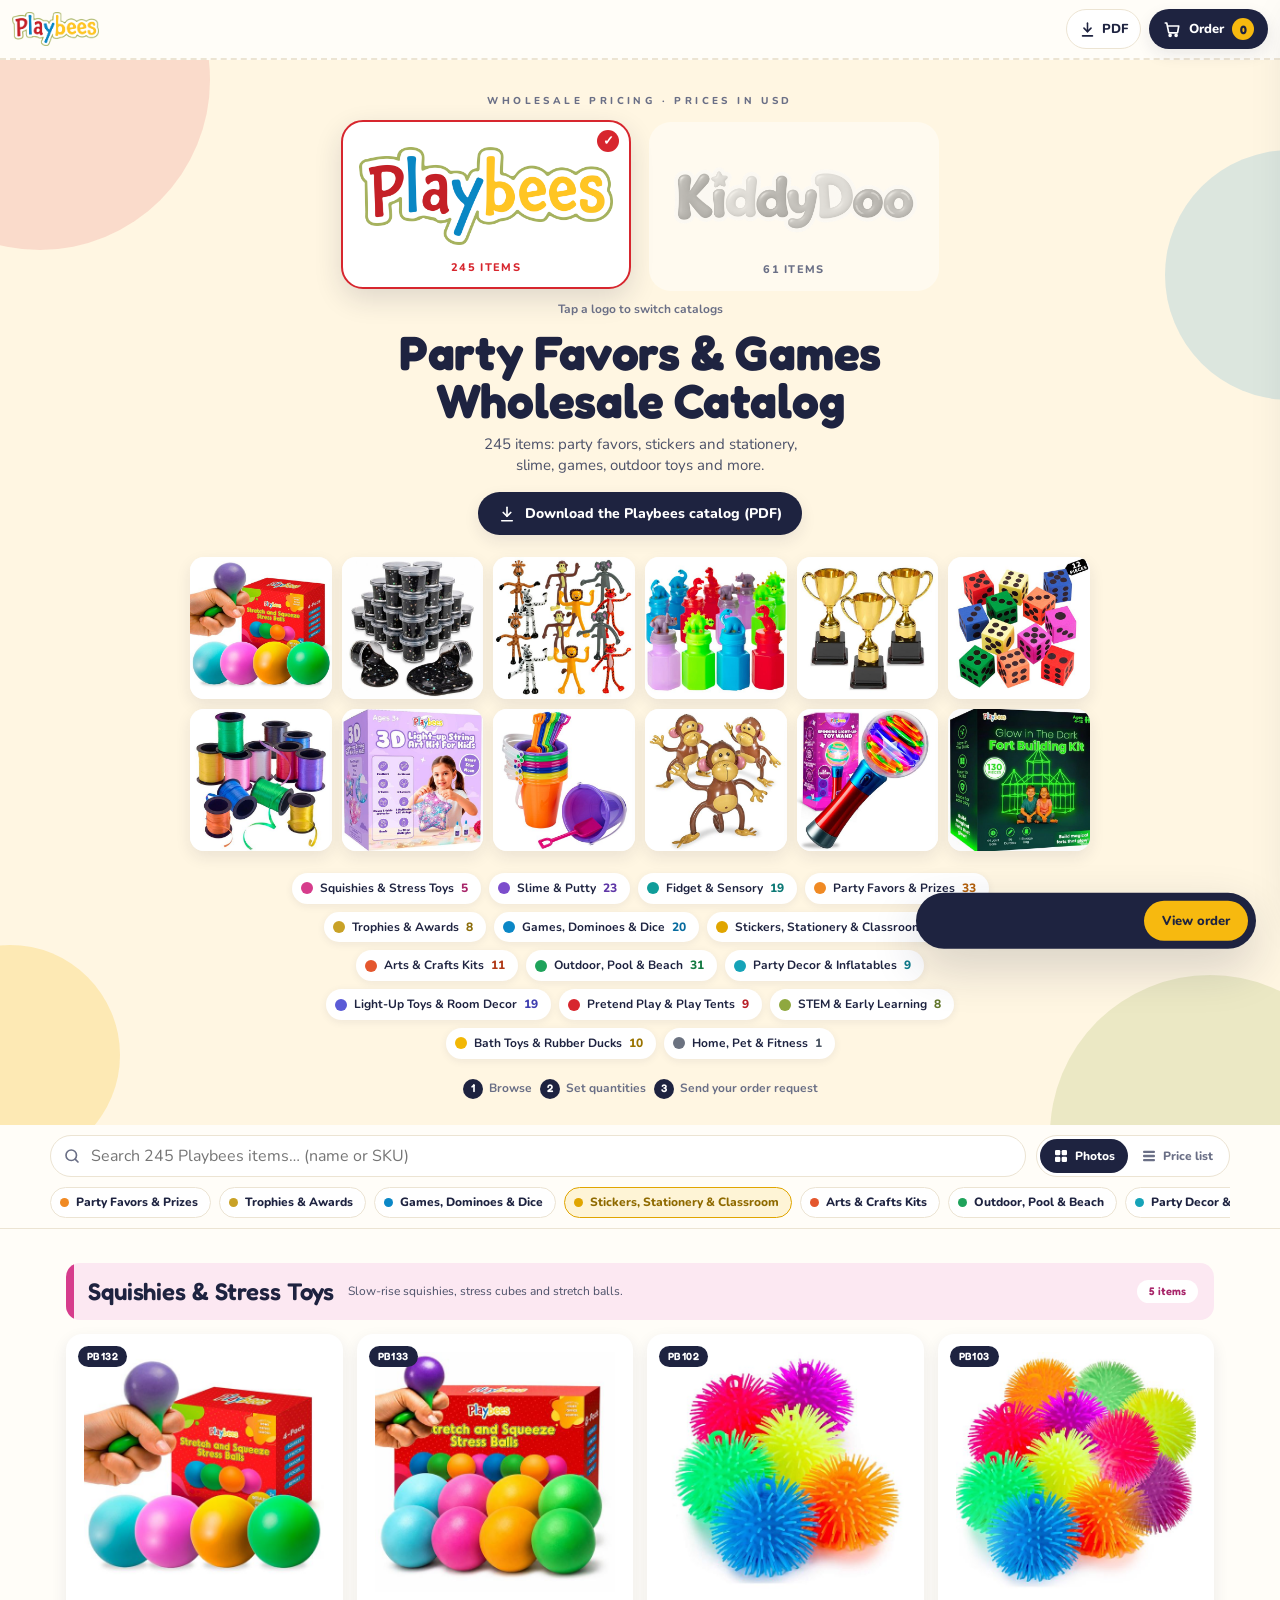
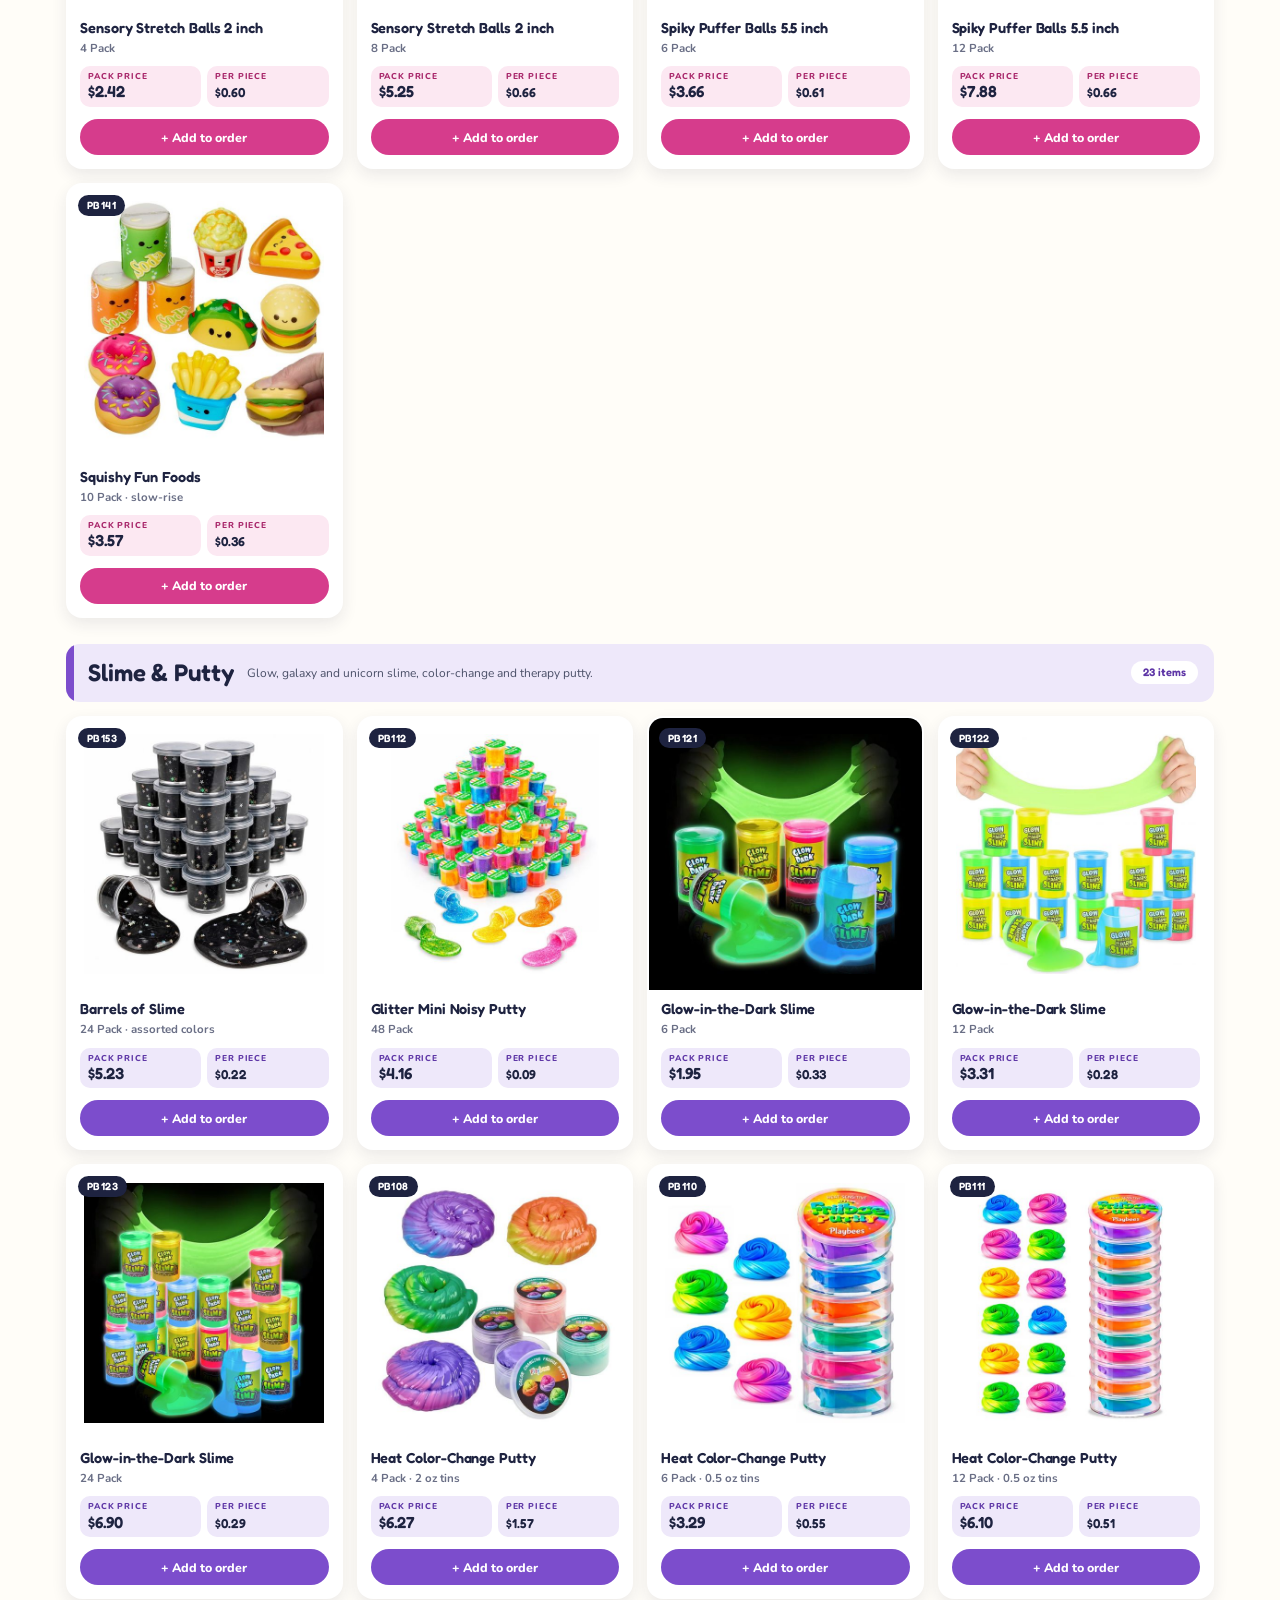
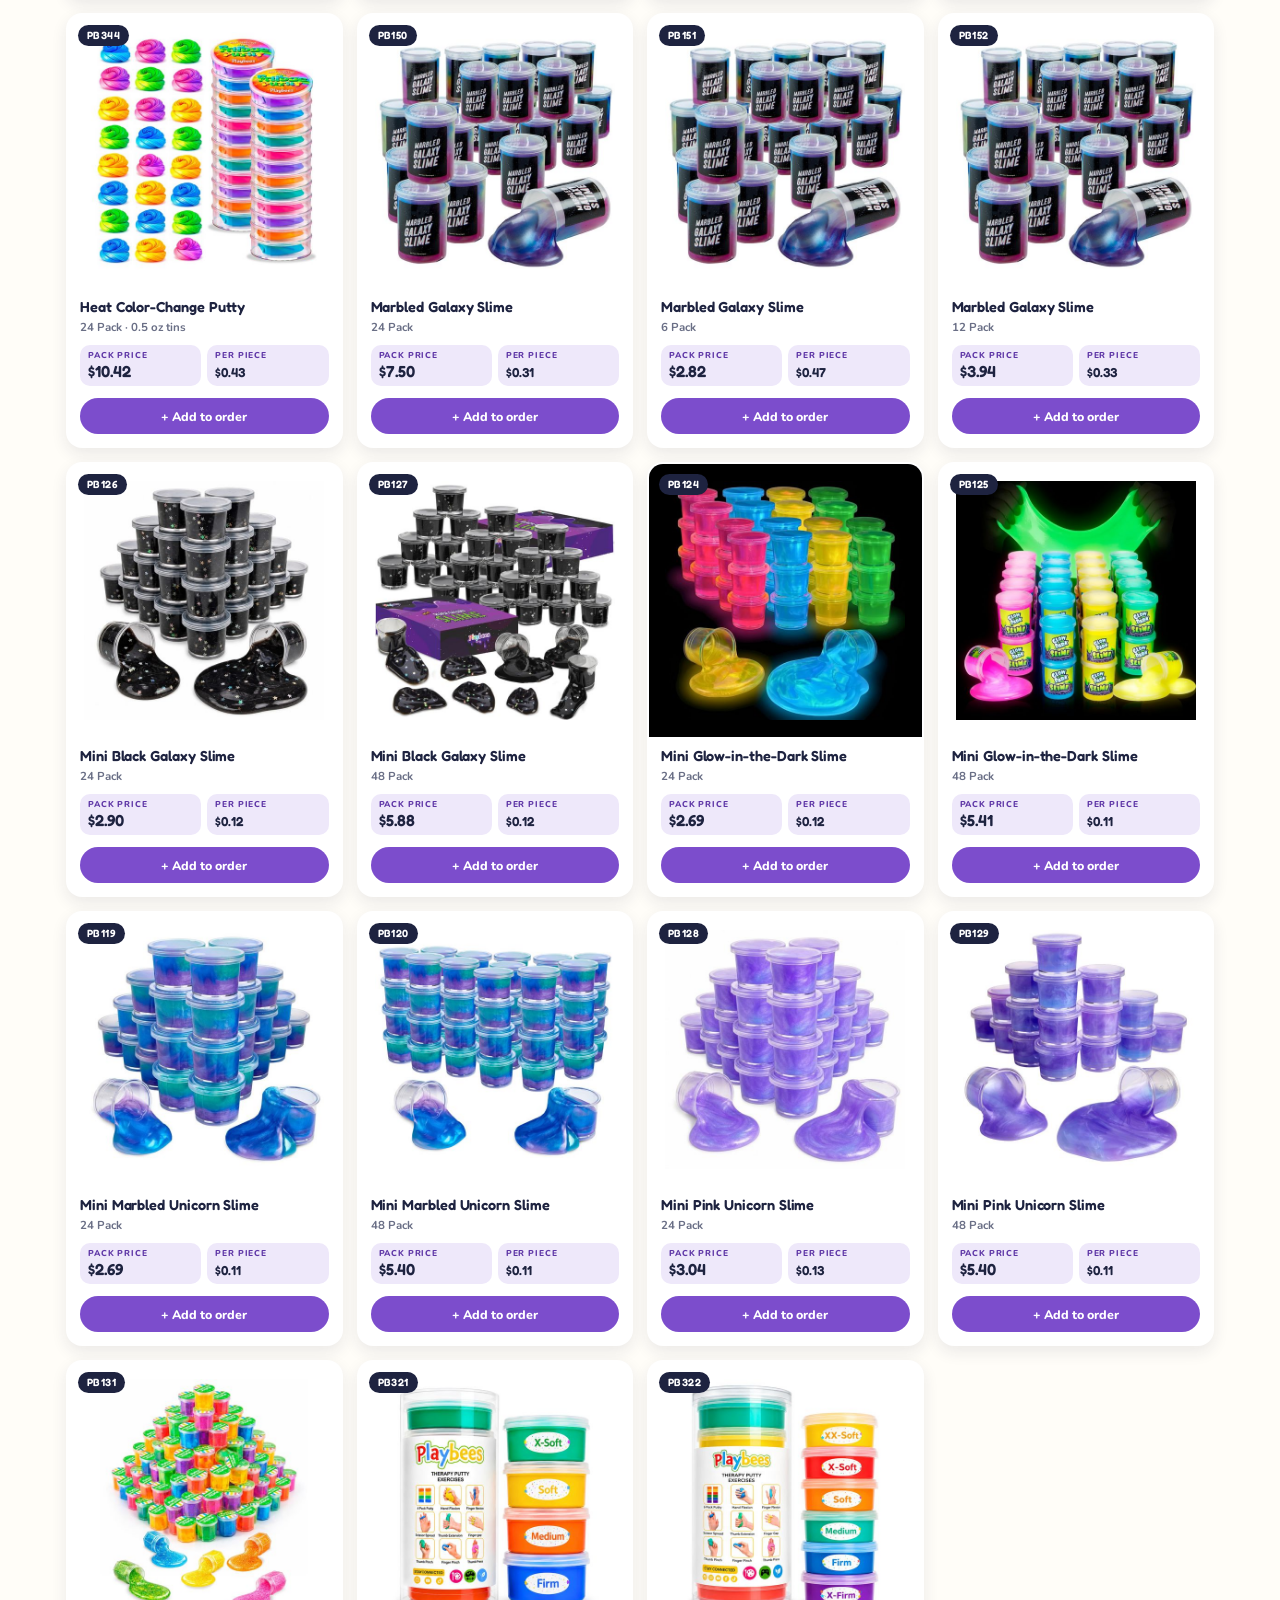
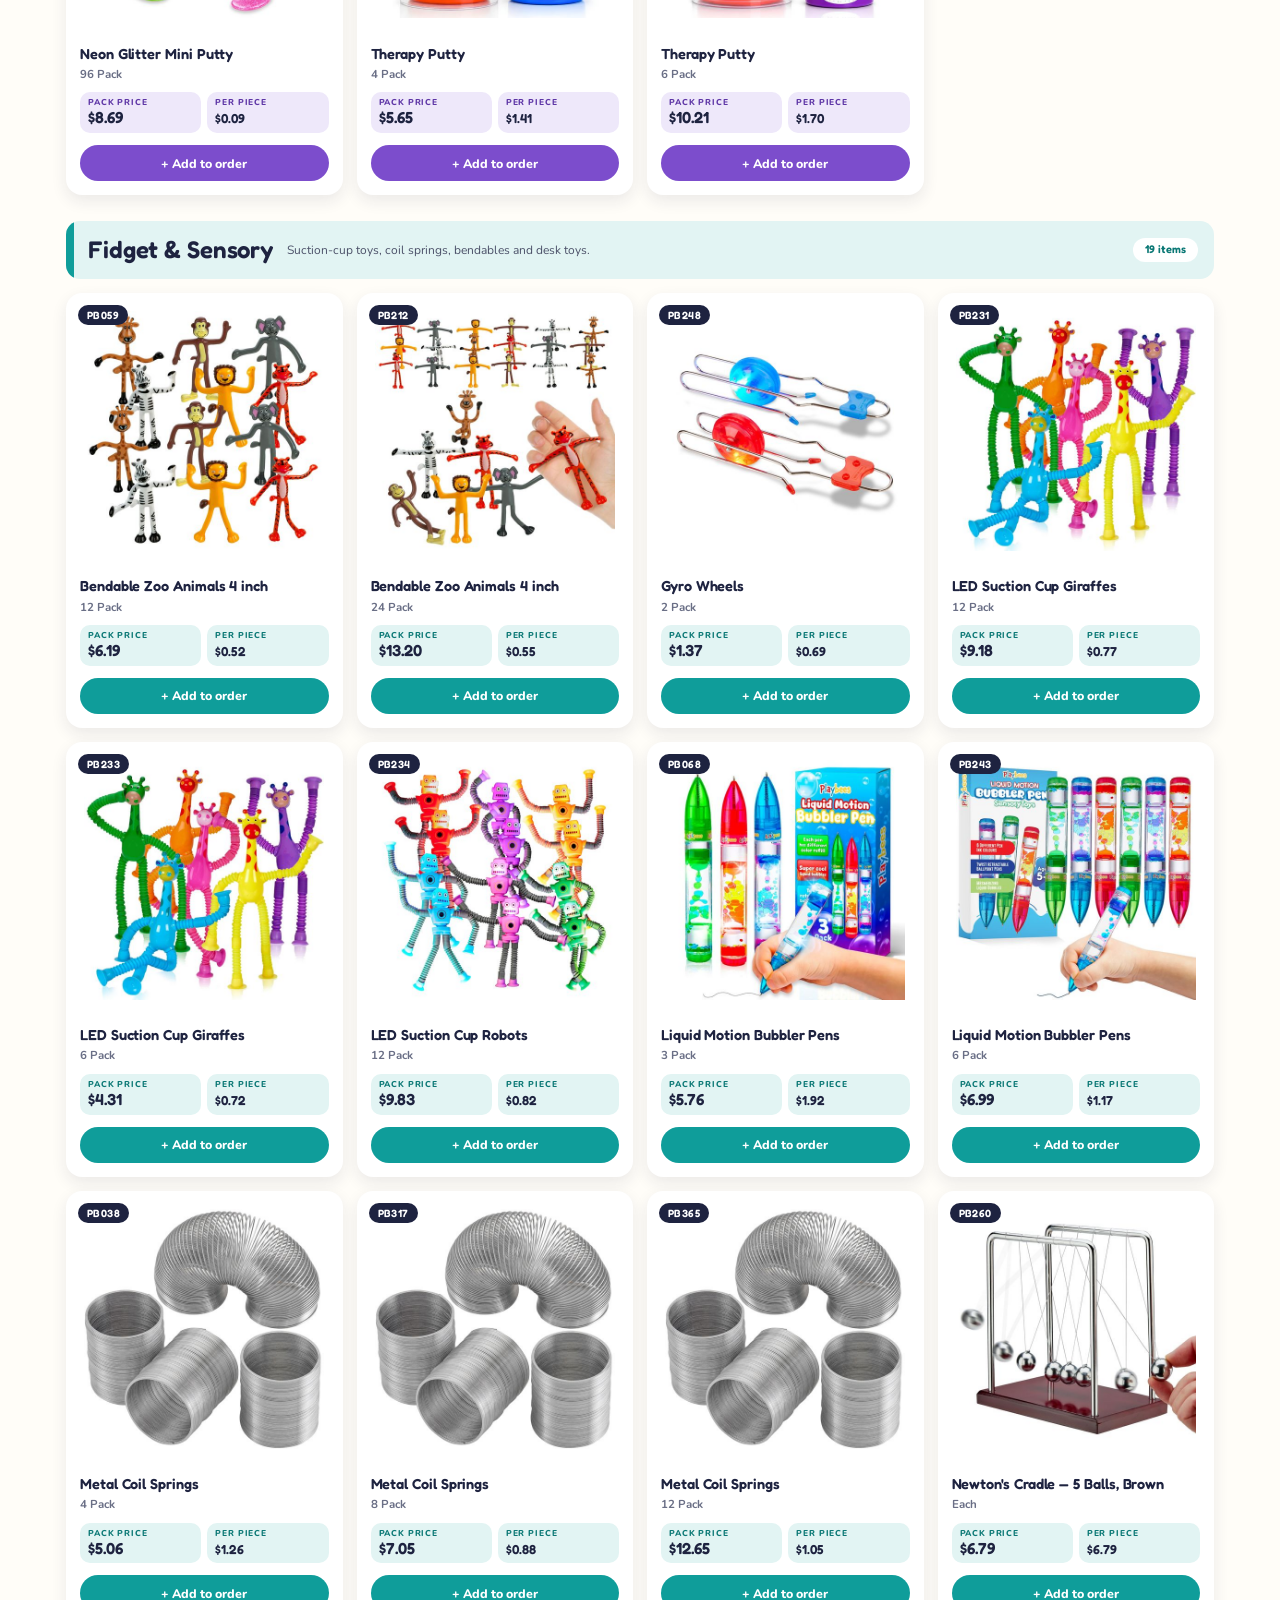
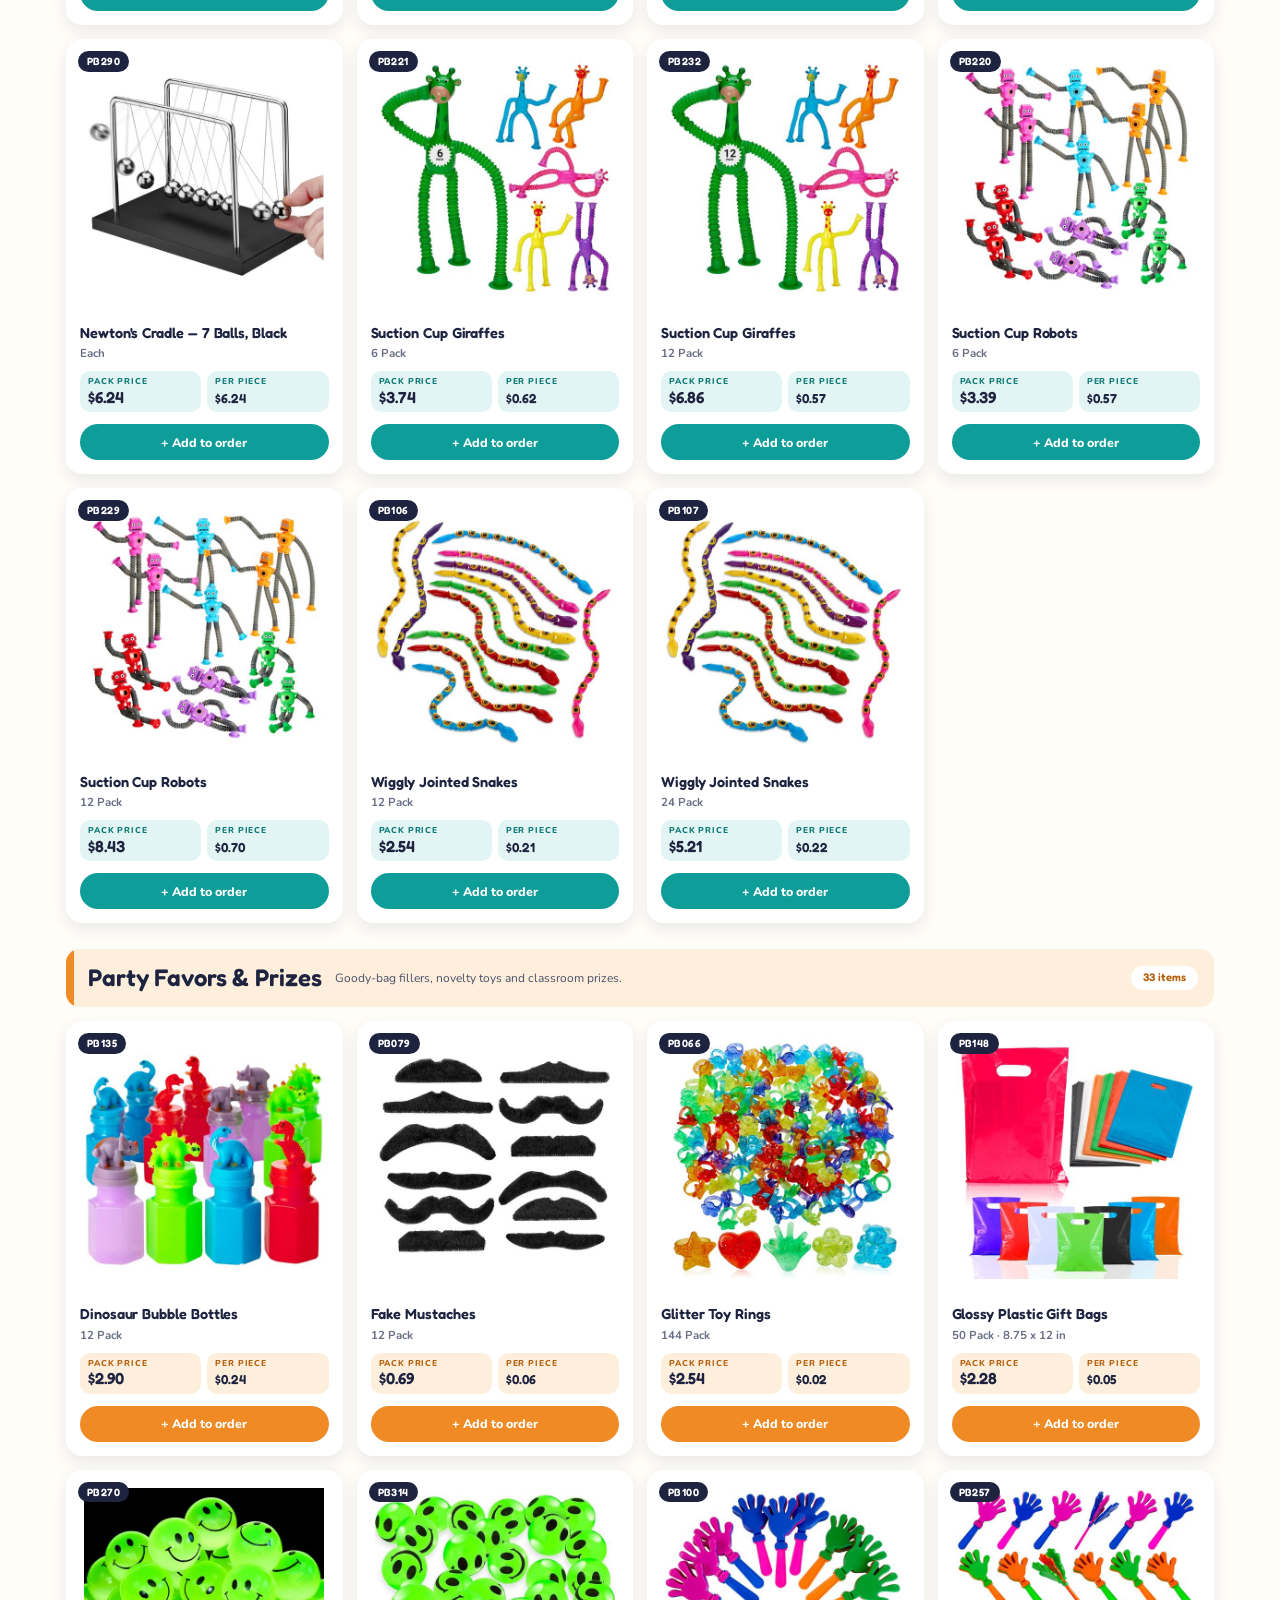
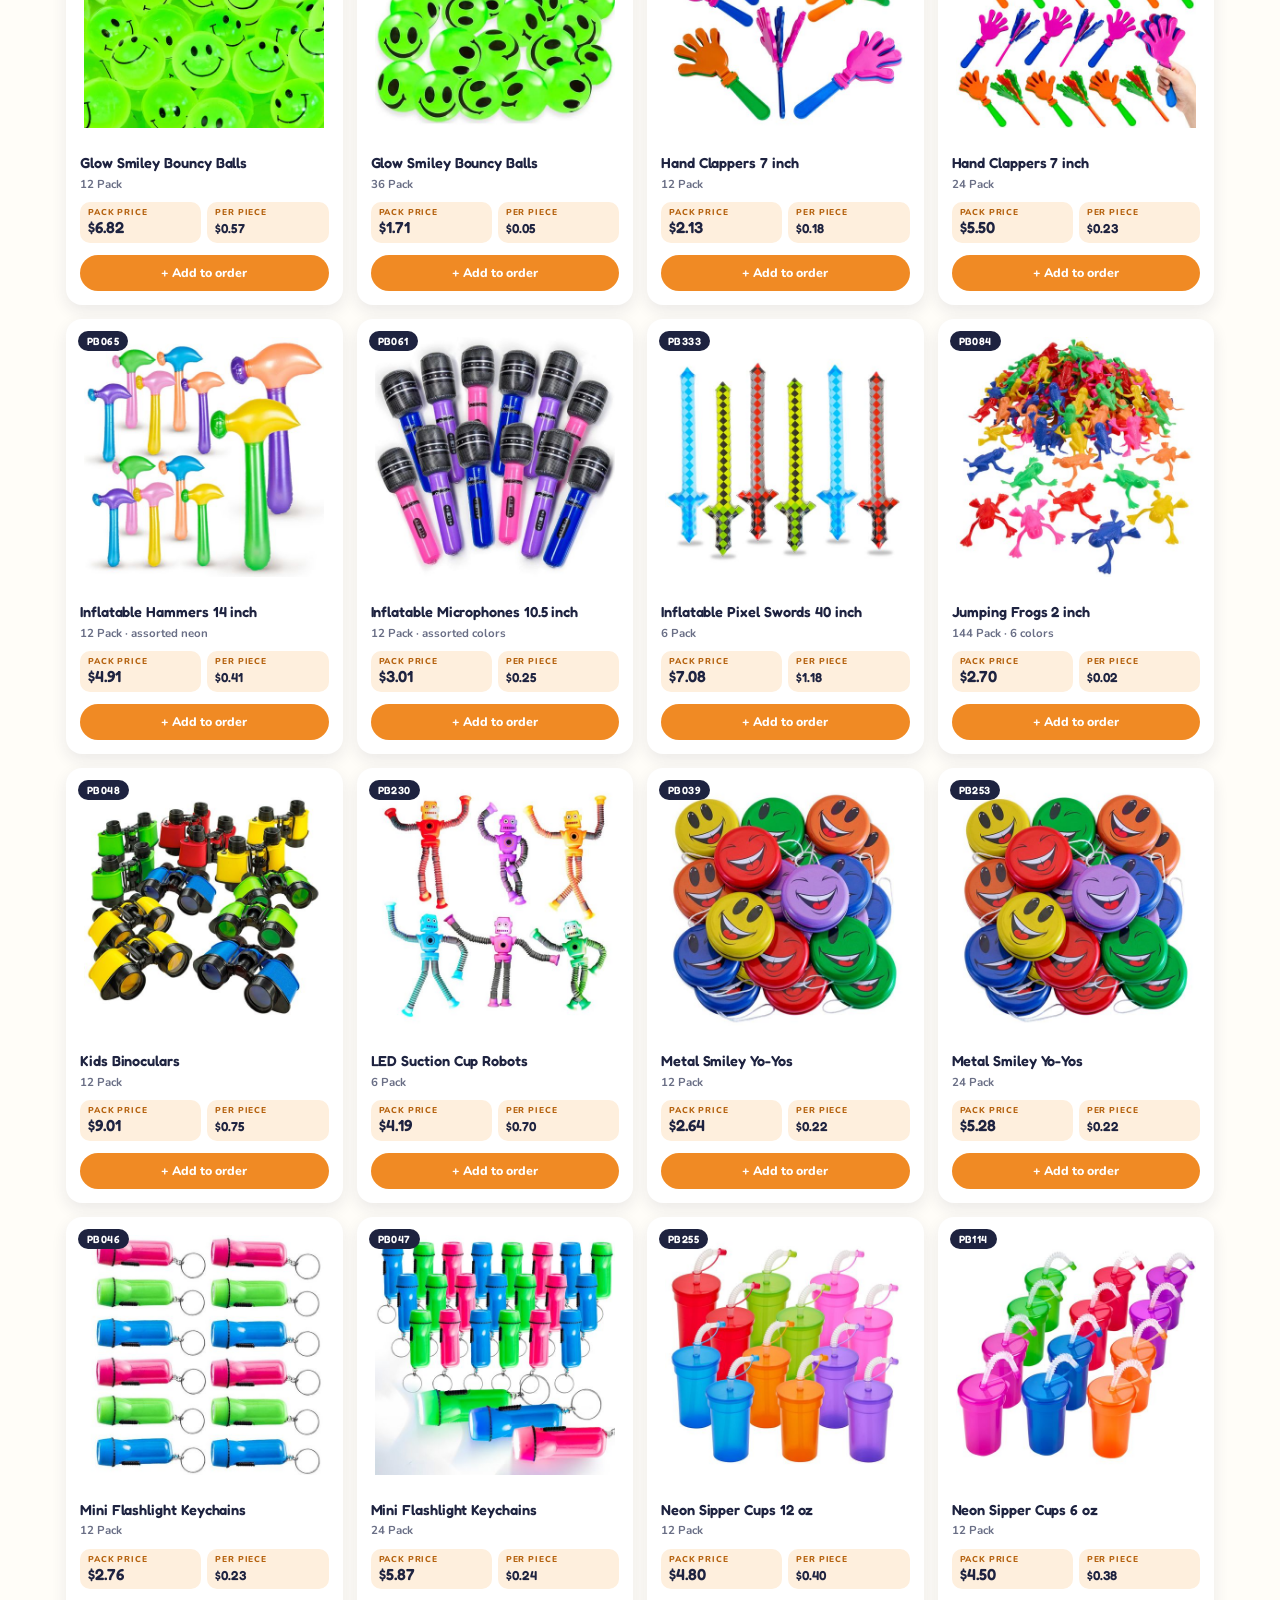
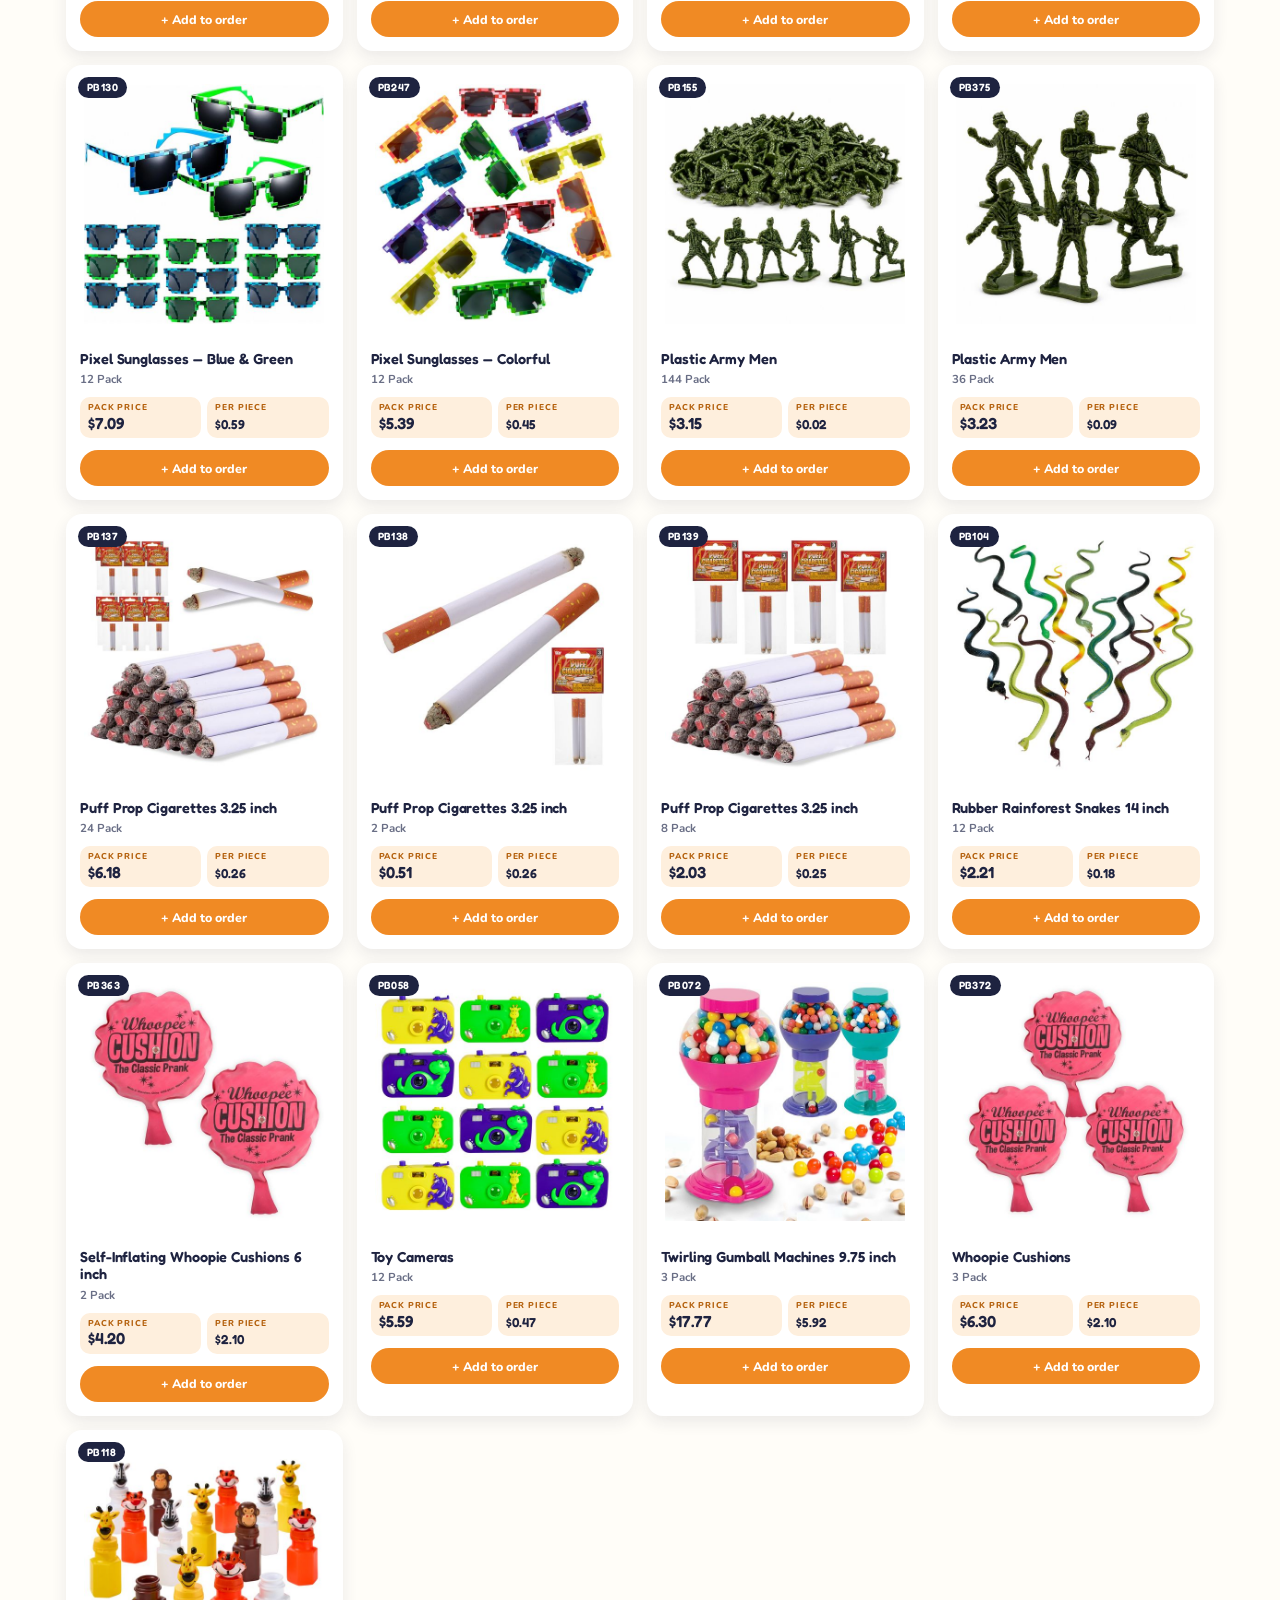
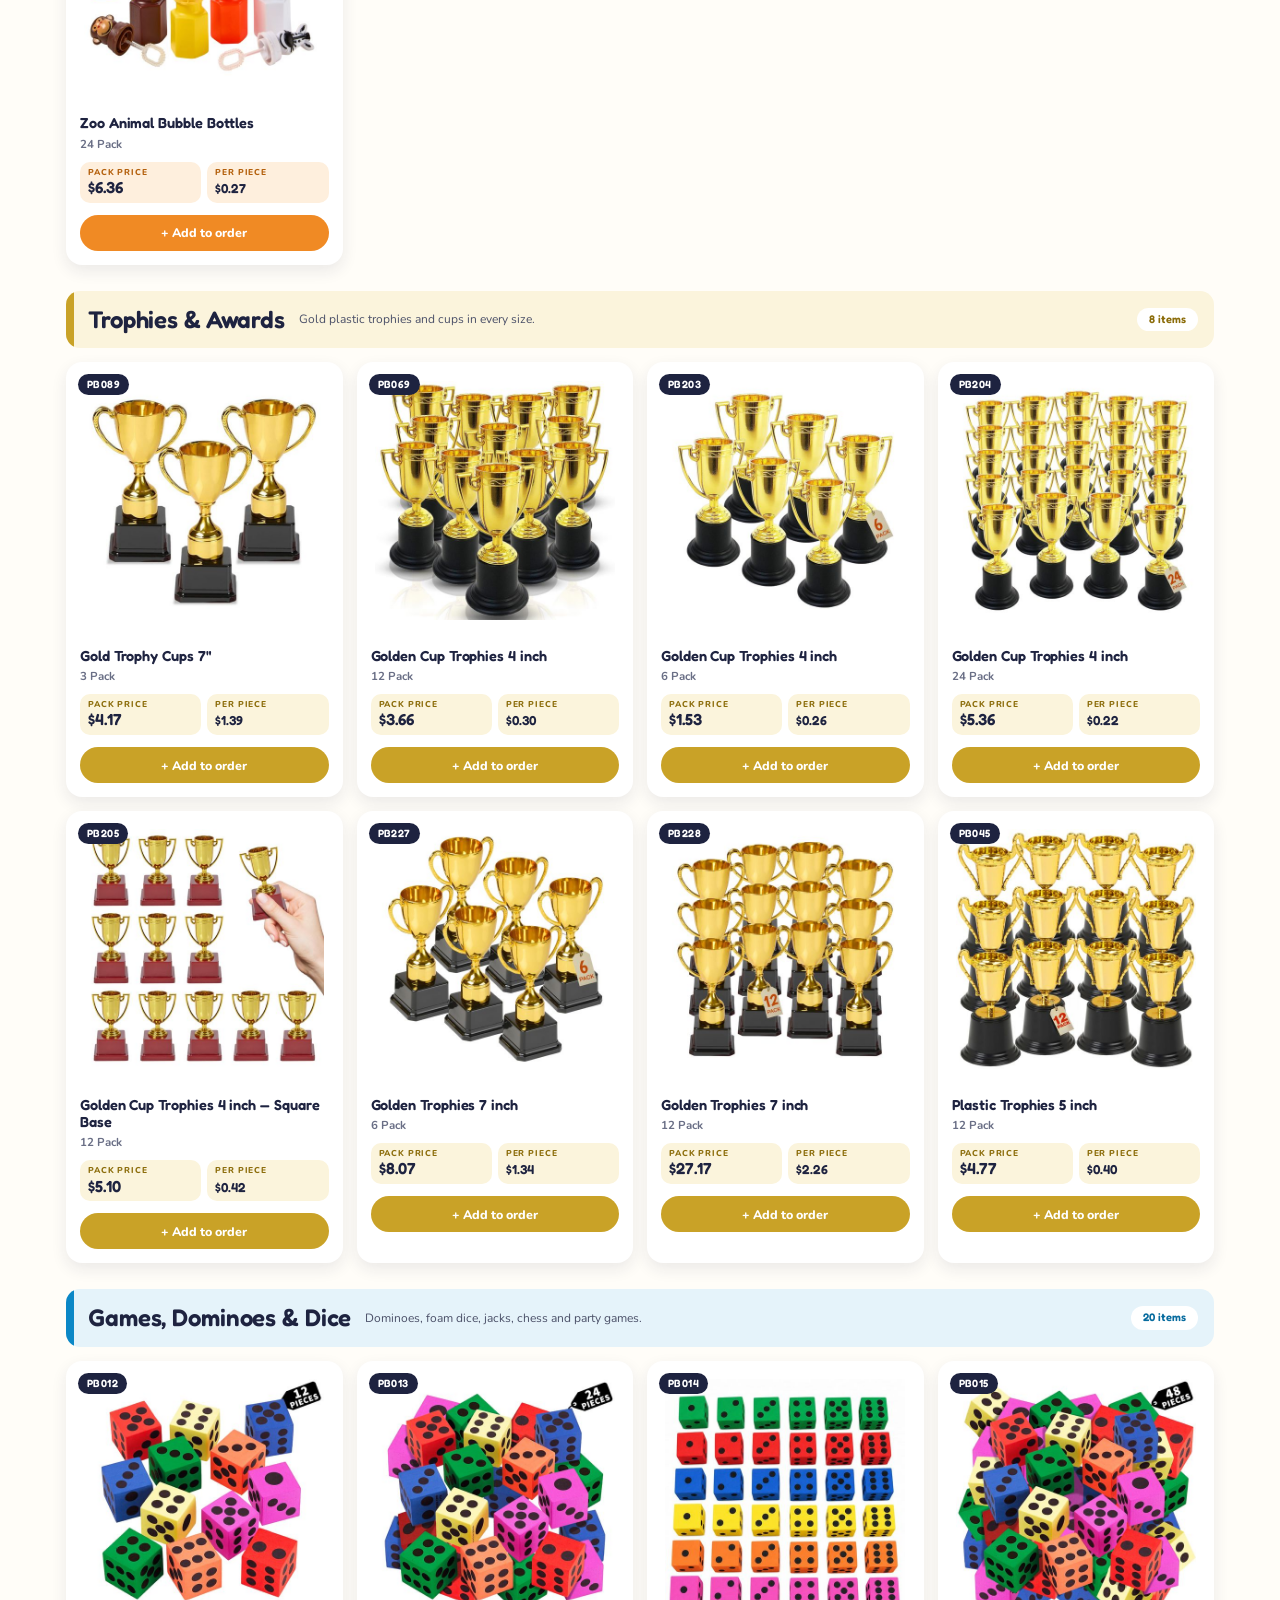
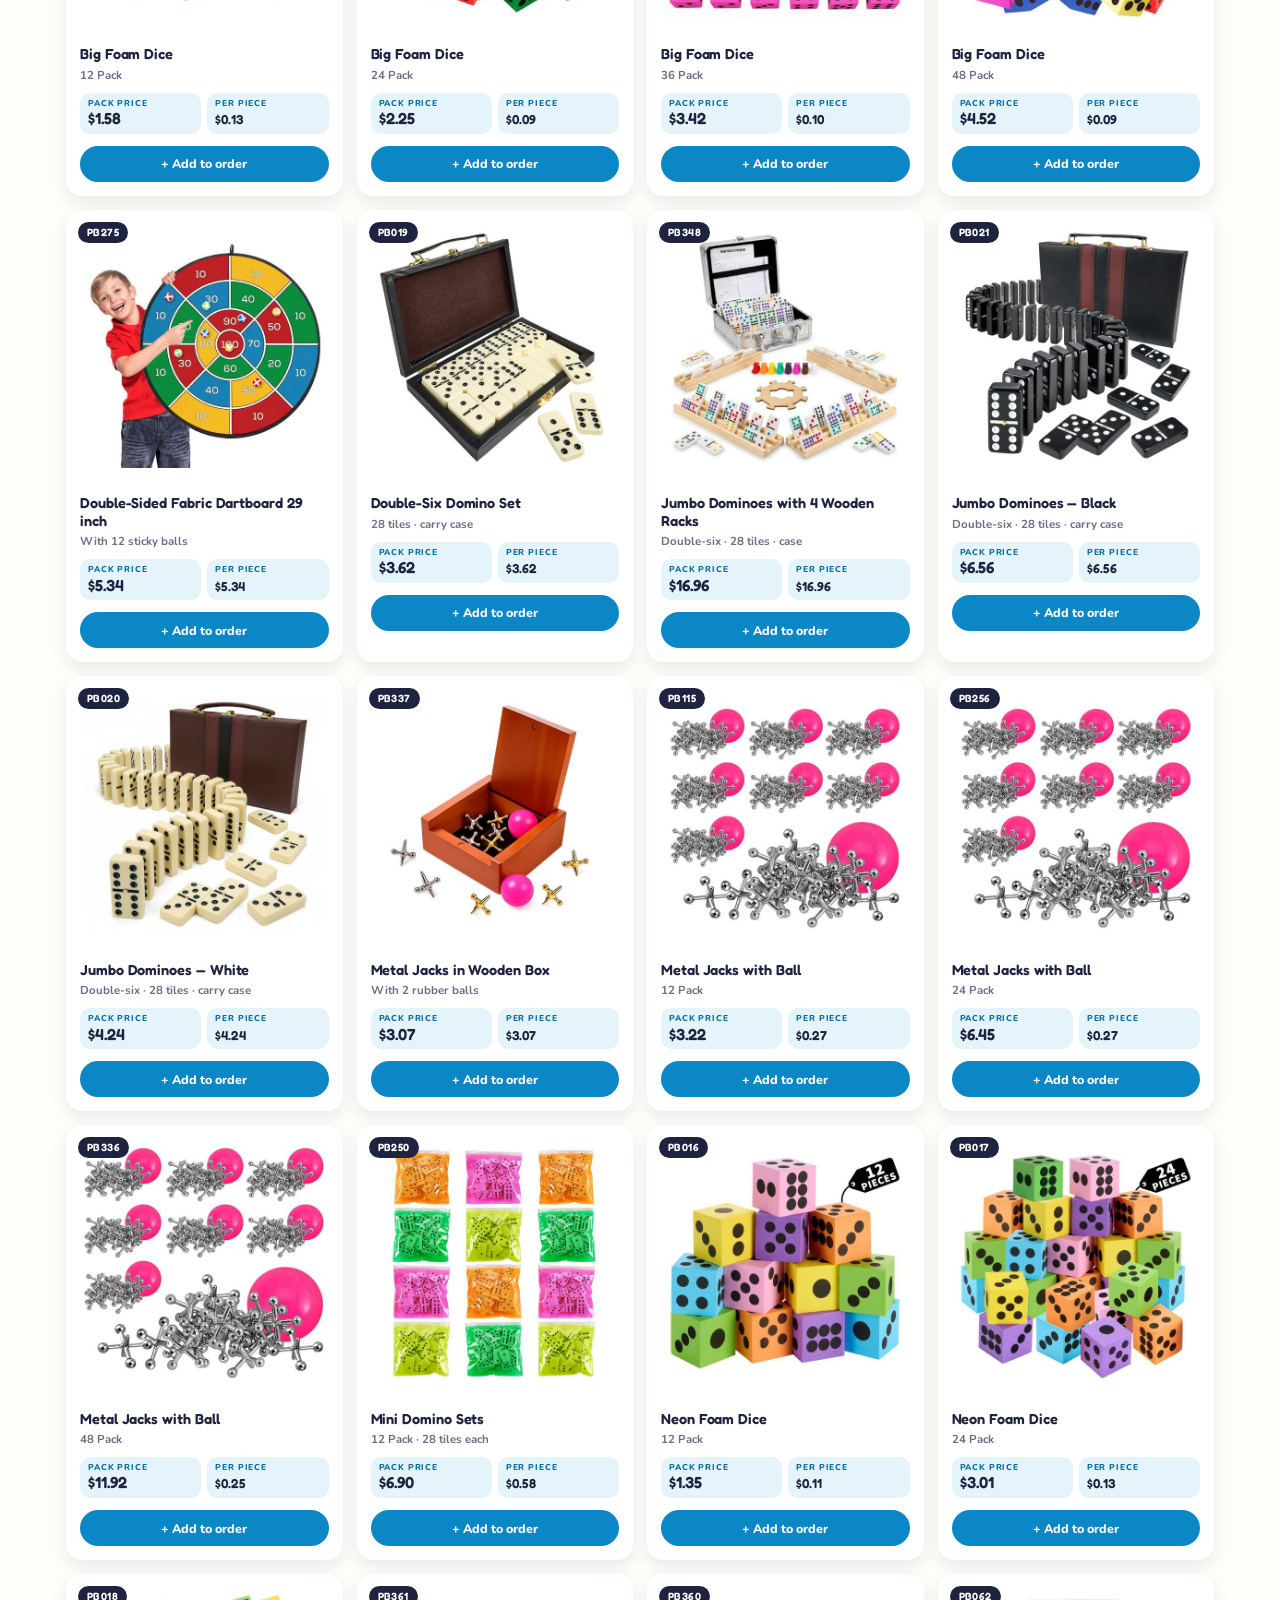
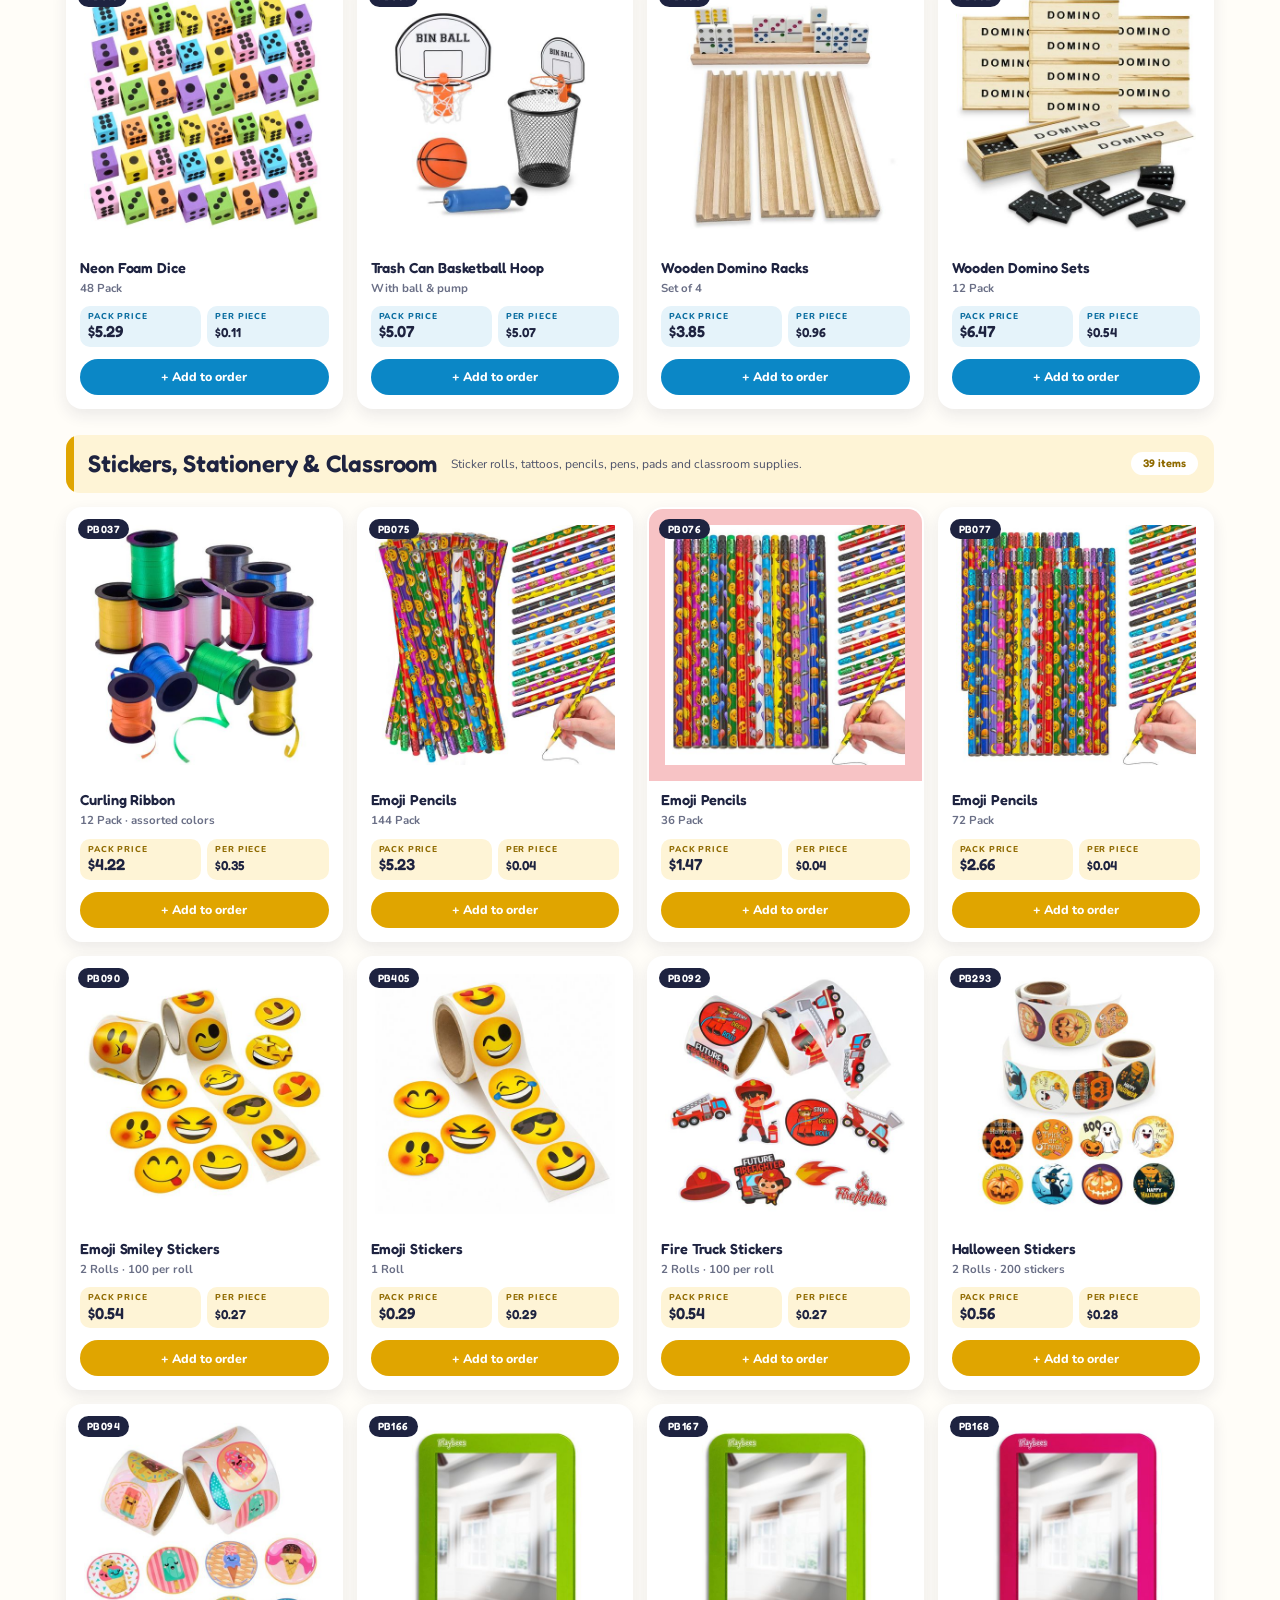
<file: index.html>
<!doctype html>
<html lang="en">
<head>
<meta charset="utf-8">
<meta name="viewport" content="width=device-width,initial-scale=1,viewport-fit=cover">
<title>Playbees &amp; KiddyDoo Wholesale Catalog</title>
<meta name="description" content="Playbees and KiddyDoo wholesale catalogs: squishies, slime, party favors, games, outdoor toys and more, with wholesale pricing. Download the PDF or build an order request from your phone.">
<meta name="robots" content="noindex,nofollow">
<meta name="theme-color" content="#FFF6E2">
<meta property="og:title" content="Playbees &amp; KiddyDoo Wholesale Catalog">
<meta property="og:description" content="Playbees and KiddyDoo wholesale pricing. Pick quantities and send an order request, or download the PDF catalog.">
<link rel="icon" href="img/playbees-logo.png">
<link rel="apple-touch-icon" href="img/playbees-logo.png">
<link rel="preload" href="fonts/fredoka-500.woff2" as="font" type="font/woff2" crossorigin>
<link rel="preload" href="fonts/nunito-400.woff2" as="font" type="font/woff2" crossorigin>
<link rel="stylesheet" href="styles.css?v=7">
</head>
<body>

<header class="top">
  <a class="toplogo" id="toplogo" href="#top" aria-label="Back to top, switch catalogs"><img id="toplogo-img" src="img/playbees-logo.png" alt="Playbees"></a>
  <a class="pdfbtn" id="pdfbtn" href="#" download><svg viewBox="0 0 24 24" fill="none" stroke="currentColor" stroke-width="2.2" stroke-linecap="round" stroke-linejoin="round"><path d="M12 3v12"/><path d="m7 10 5 5 5-5"/><path d="M5 21h14"/></svg><span>PDF</span></a>
  <button class="cartbtn" id="cartbtn" aria-label="Open order">
    <svg viewBox="0 0 24 24" fill="none" stroke="currentColor" stroke-width="2.2" stroke-linecap="round" stroke-linejoin="round"><path d="M3 4h2l2.6 12.4a1 1 0 0 0 1 .8h9.9a1 1 0 0 0 1-.8L21 8H6.3"/><circle cx="9.5" cy="20.5" r="1.3"/><circle cx="17.5" cy="20.5" r="1.3"/></svg>
    <span>Order</span><span class="n" id="cartcount">0</span>
  </button>
</header>

<section class="hero" id="top">
  <div class="blob b1"></div><div class="blob b2"></div><div class="blob b3"></div><div class="blob b4"></div>
  <div class="eyebrow" id="eyebrow">Wholesale Pricing</div>
  <div class="herobrands" id="herobrands" role="group" aria-label="Choose a catalog"></div>
  <div class="herohint">Tap a logo to switch catalogs</div>
  <h1 id="htitle">Wholesale Catalog</h1>
  <p id="subtitle"></p>
  <a class="pdfbig" id="pdfbig" href="#" download><svg viewBox="0 0 24 24" fill="none" stroke="currentColor" stroke-width="2.2" stroke-linecap="round" stroke-linejoin="round"><path d="M12 3v12"/><path d="m7 10 5 5 5-5"/><path d="M5 21h14"/></svg><span id="pdfbig-t">Download the PDF catalog</span></a>
  <div class="mosaic" id="mosaic"></div>
  <div class="chips" id="chips"></div>
  <div class="how"><span><b>1</b> Browse</span><span><b>2</b> Set quantities</span><span><b>3</b> Send your order request</span></div>
</section>

<div class="toolbar" id="toolbar">
  <div class="toolrow">
    <label class="search">
      <svg viewBox="0 0 24 24" fill="none" stroke="currentColor" stroke-width="2.2" stroke-linecap="round"><circle cx="11" cy="11" r="7"/><path d="m20 20-3.5-3.5"/></svg>
      <input id="q" type="search" placeholder="Search 67 items&hellip; (name, PB number)" autocomplete="off" aria-label="Search items">
      <button class="clr" id="qclr" aria-label="Clear search" hidden>&times;</button>
    </label>
    <div class="seg" role="group" aria-label="View">
      <button id="vgrid" aria-pressed="true"><svg viewBox="0 0 24 24" fill="currentColor"><rect x="3" y="3" width="8" height="8" rx="2"/><rect x="13" y="3" width="8" height="8" rx="2"/><rect x="3" y="13" width="8" height="8" rx="2"/><rect x="13" y="13" width="8" height="8" rx="2"/></svg><span>Photos</span></button>
      <button id="vlist" aria-pressed="false"><svg viewBox="0 0 24 24" fill="currentColor"><rect x="3" y="4" width="18" height="3.5" rx="1.5"/><rect x="3" y="10.25" width="18" height="3.5" rx="1.5"/><rect x="3" y="16.5" width="18" height="3.5" rx="1.5"/></svg><span>Price list</span></button>
    </div>
  </div>
  <nav class="navstrip" id="navstrip" aria-label="Categories"></nav>
</div>

<main id="catalog" aria-live="polite"></main>

<footer id="contact">
  <div class="who" id="c-name"></div>
  <div class="role" id="c-title"></div>
  <div class="cta">
    <a id="c-tel" href="#"><svg viewBox="0 0 24 24" fill="none" stroke="currentColor" stroke-width="2.2" stroke-linecap="round" stroke-linejoin="round"><path d="M5 4h4l2 5-2.5 1.5a11 11 0 0 0 5 5L15 13l5 2v4a2 2 0 0 1-2 2A16 16 0 0 1 3 6a2 2 0 0 1 2-2"/></svg><span id="c-phone"></span></a>
    <a id="c-mail" href="#"><svg viewBox="0 0 24 24" fill="none" stroke="currentColor" stroke-width="2.2" stroke-linecap="round" stroke-linejoin="round"><rect x="3" y="5" width="18" height="14" rx="2"/><path d="m3 7 9 6 9-6"/></svg><span id="c-email"></span></a>
  </div>
  <p class="note" id="note"></p>
  <div class="brand">Playbees &middot; KiddyDoo</div>
</footer>

<div class="bottombar" id="bottombar">
  <div class="l"><span id="bb-packs"></span><b id="bb-total"></b></div>
  <button id="bb-open">View order</button>
</div>

<div class="scrim" id="scrim"></div>

<aside class="drawer" id="drawer" role="dialog" aria-modal="true" aria-labelledby="drawer-title">
  <div class="dhead"><h2 id="drawer-title">Your order request</h2><button class="x" id="drawer-x" aria-label="Close">&times;</button></div>
  <div class="dbody" id="dbody"></div>
  <div class="dfoot" id="dfoot"></div>
</aside>

<div class="sheet" id="sheet" role="dialog" aria-modal="true" aria-label="Item details">
  <div class="grab"></div>
  <button class="x" id="sheet-x" aria-label="Close">&times;</button>
  <div class="sbody" id="sbody"></div>
</div>

<div class="toast" id="toast" role="status"></div>

<script src="config.js?v=7"></script>
<script src="app.js?v=7"></script>
</body>
</html>
</file>
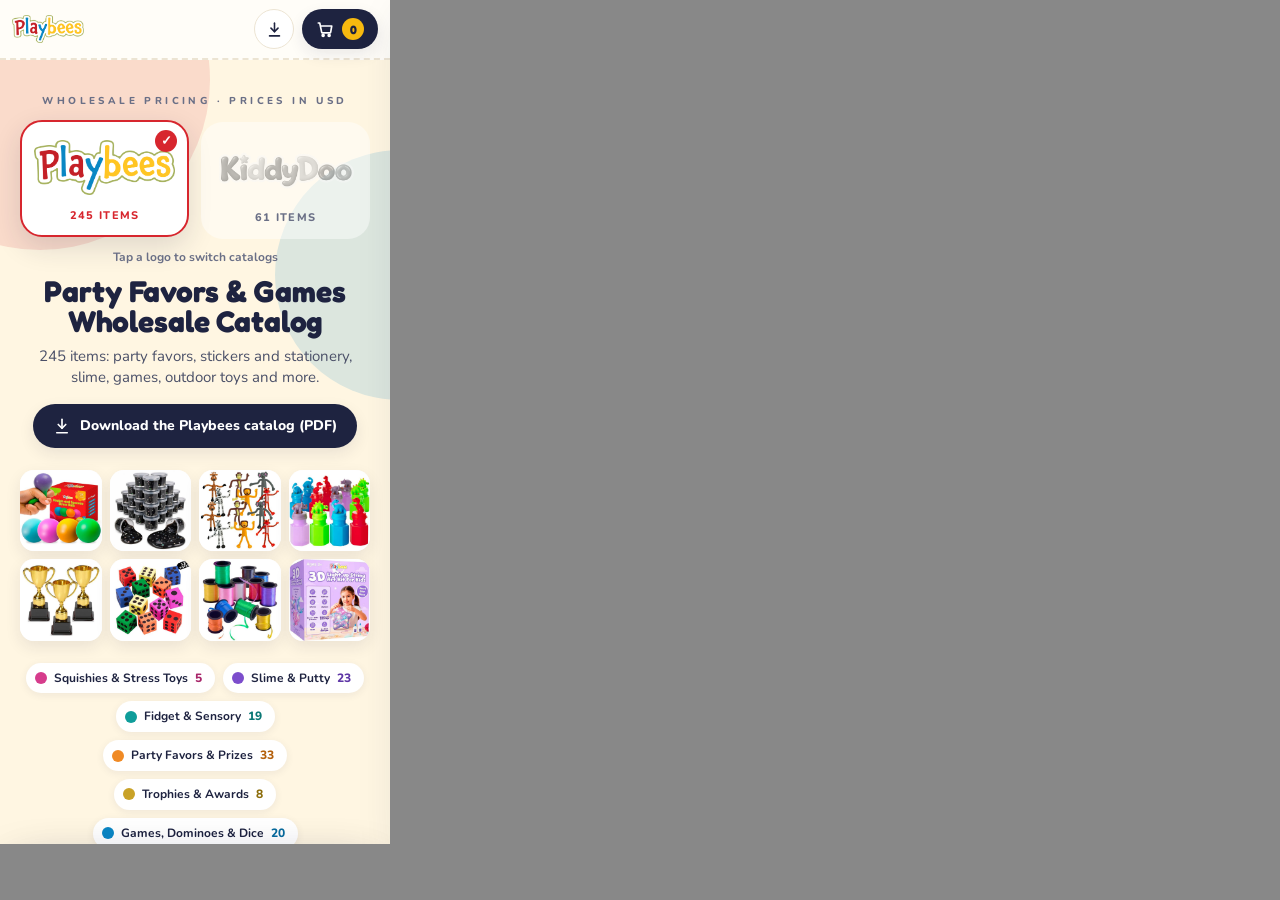
<file: tools/harness.html>
<!doctype html><meta charset="utf-8"><title>harness</title>
<!-- Phone-frame preview for headless screenshots: tools/harness.html?state=<name>&w=390&h=844&view=list
     No state here submits an order: a real send writes to the live order sheet and emails sales. -->
<style>html,body{margin:0;background:#888}iframe{border:0;display:block;background:#fff}</style>
<iframe id="f"></iframe>
<script>
const q=new URLSearchParams(location.search);const w=+q.get('w')||390,h=+q.get('h')||844,state=q.get('state')||'top',view=q.get('view')||'';
const f=document.getElementById('f');f.width=w;f.height=h;
const sleep=ms=>new Promise(r=>setTimeout(r,ms));
f.onload=async()=>{const d=f.contentDocument,W=f.contentWindow;W.localStorage.clear();d.documentElement.style.scrollBehavior='auto';const st=d.createElement('style');st.textContent='*{transition:none!important;animation:none!important}';d.head.appendChild(st);
  W.EG_CONFIG.ORDER_ENDPOINT='https://127.0.0.1:1/never-send-from-harness';
  const $=s=>d.querySelector(s);const click=s=>{const e=$(s);if(e)e.click();else console.log('missing',s)};
  await sleep(1500);
  if(view==='list')click('#vlist');
  const scrollTo=s=>{const e=$(s);if(e)W.scrollTo(0,e.getBoundingClientRect().top+W.scrollY-(+q.get('off')||175))};
  const add=async()=>{click('[data-add="PB141"]');click('[data-add="PB019"]');click('[data-step="PB141"] [data-inc]');click('[data-step="PB141"] [data-inc]');click('#herobrands [data-brand="kiddydoo"]');await sleep(200);click('[data-add="PB399"]');click('#herobrands [data-brand="playbees"]');await sleep(200)};
  switch(state){
    case 'grid': scrollTo('#cat-'+(q.get('cat')||'squishy')); break;
    case 'added': add(); scrollTo('#cat-squishy'); break;
    case 'sheet': await add(); click('[data-open="'+(q.get('id')||'PB420')+'"]'); break;
    case 'cart': await add(); click('#cartbtn'); break;
    case 'cartform': add(); click('#cartbtn'); await sleep(400); $('#dbody').scrollTop=9999; break;
    case 'validate': add(); click('#cartbtn'); await sleep(400); $('#dbody').scrollTop=9999; click('#send'); break;
    case 'list': add(); scrollTo('#cat-'+(q.get('cat')||'games')); break;
    case 'search': if(q.get('b'))click('#herobrands [data-brand="'+q.get('b')+'"]'); await sleep(300); $('#q').value=q.get('q')||'duck'; $('#q').dispatchEvent(new Event('input')); await sleep(400); scrollTo('#toolbar'); break;
    case 'brand': click('#herobrands [data-brand="'+(q.get('b')||'kiddydoo')+'"]'); await sleep(400); if(q.get('cat'))scrollTo('#cat-'+q.get('cat')); break;
    case 'nophoto': scrollTo('[data-id="'+(q.get('id')||'PB374')+'"]'); break;
    case 'sendfail': add(); click('#cartbtn'); await sleep(400); const set2=(s,v)=>{const e=$(s);e.value=v;e.dispatchEvent(new Event('input'))}; set2('#f-name','TEST offline'); set2('#f-company','TEST Store (ignore)'); set2('#f-email','test@example.com'); click('#send'); await sleep(3000); break;
    case 'footer': W.scrollTo(0,d.body.scrollHeight); break;
  }
  await sleep(900);
  document.title='ready:'+state+':'+d.querySelectorAll('.card, .list tr[data-id]').length+':'+($('#cartcount')||{}).textContent;
};
f.src='../index.html';
</script>
</file>
<file: styles.css>
/* Playbees wholesale catalog — same look as egarden.playbees.shop */
@font-face{font-family:'Fredoka';font-style:normal;font-weight:300 700;font-display:swap;src:url(fonts/fredoka-500.woff2) format('woff2')}
@font-face{font-family:'Nunito';font-style:normal;font-weight:200 900;font-display:swap;src:url(fonts/nunito-400.woff2) format('woff2')}

:root{
  --ink:#1E2340;--mut:#6A6F86;--line:#ECE4D3;--paper:#FFFDF8;--cream:#FFF6E2;
  --red:#D7262E;--blue:#0B87C6;--yellow:#F7B90F;--green:#8FA83F;
  --card:#fff;--shadow:0 6px 16px rgba(30,35,64,.09);--shadow-lg:0 18px 48px rgba(30,35,64,.18);
  --r:16px;--head:'Fredoka','Nunito','Segoe UI',sans-serif;--body:'Nunito','Segoe UI',Arial,sans-serif;
  --topbar:60px;
}
*{box-sizing:border-box}
html{scroll-behavior:smooth;-webkit-text-size-adjust:100%}
html,body{margin:0;padding:0;background:var(--paper)}
body{font-family:var(--body);color:var(--ink);line-height:1.4;min-height:100vh;overflow-x:hidden}
body.locked{overflow:hidden}
h1,h2,h3,.nm,.money,.head{font-family:var(--head);font-weight:600;letter-spacing:-.005em}
button{font-family:inherit;color:inherit;cursor:pointer;border:0;background:none;padding:0}
input,textarea{font-family:inherit;font-size:16px;color:inherit}
img{max-width:100%;display:block}
a{color:inherit}
[hidden]{display:none!important}
.sr{position:absolute;width:1px;height:1px;overflow:hidden;clip:rect(0 0 0 0)}

/* ---------- top bar ---------- */
.top{position:sticky;top:0;z-index:40;height:var(--topbar);background:rgba(255,253,248,.92);backdrop-filter:blur(10px);-webkit-backdrop-filter:blur(10px);
  border-bottom:2px dashed var(--line);display:flex;align-items:center;gap:12px;padding:0 16px}
.toplogo{display:flex;align-items:center;min-width:0;flex:none}
.toplogo img{height:34px;width:auto}
@media(max-width:420px){.toplogo img{height:28px}}
.pdfbtn{margin-left:auto;display:inline-flex;align-items:center;gap:6px;height:40px;padding:0 12px;border-radius:999px;background:#fff;border:1.5px solid var(--line);font-weight:800;font-size:13px;text-decoration:none;color:var(--ink);flex:none}
.pdfbtn svg{width:17px;height:17px}
@media(max-width:420px){.pdfbtn{padding:0;width:40px;justify-content:center}.pdfbtn span{display:none}}
.top{gap:8px;padding:0 12px}
@media(max-width:420px){.cartbtn{padding:0 11px;gap:6px}.cartbtn>span:not(.n){display:none}}
.cartbtn{position:relative;display:inline-flex;align-items:center;gap:8px;height:40px;padding:0 14px;border-radius:999px;background:var(--ink);color:#fff;font-weight:800;font-size:13px;box-shadow:var(--shadow)}
.cartbtn svg{width:18px;height:18px}
.cartbtn .n{min-width:22px;height:22px;padding:0 6px;border-radius:999px;background:var(--yellow);color:var(--ink);font-family:var(--head);font-size:12px;display:inline-flex;align-items:center;justify-content:center}
.cartbtn .n.bump{animation:bump .45s cubic-bezier(.2,1.6,.4,1)}
@keyframes bump{0%{transform:scale(1)}40%{transform:scale(1.45)}100%{transform:scale(1)}}

/* ---------- hero ---------- */
.hero{position:relative;overflow:hidden;background:var(--cream);text-align:center;padding:34px 20px 26px}
.blob{position:absolute;border-radius:50%;pointer-events:none}
.b1{width:340px;height:340px;background:var(--red);top:-150px;left:-130px;opacity:.13}
.b2{width:250px;height:250px;background:var(--blue);top:90px;right:-135px;opacity:.14}
.b3{width:220px;height:220px;background:var(--yellow);bottom:-40px;left:-100px;opacity:.22}
.b4{width:320px;height:320px;background:var(--green);bottom:-170px;right:-90px;opacity:.18}
.hero>*:not(.blob){position:relative}
.eyebrow{font-size:10px;font-weight:800;letter-spacing:.34em;text-transform:uppercase;color:var(--mut)}
/* hero brand switcher: two logos, selected = full color on a white card, other = greyed out */
.herobrands{display:flex;justify-content:center;align-items:stretch;gap:clamp(10px,3vw,18px);max-width:620px;margin:14px auto 0}
.herobrands button{position:relative;flex:1 1 0;max-width:290px;display:flex;flex-direction:column;align-items:center;justify-content:center;gap:8px;
  padding:clamp(12px,3vw,18px) clamp(10px,3vw,16px) 12px;border-radius:22px;background:rgba(255,255,255,.45);border:2px solid transparent;
  transition:transform .18s,box-shadow .18s,background .18s,border-color .18s}
.herobrands img{width:100%;height:clamp(60px,17vw,112px);object-fit:contain;filter:grayscale(1);opacity:.45;transition:filter .2s,opacity .2s}
.herobrands span{font-size:11px;font-weight:800;letter-spacing:.12em;text-transform:uppercase;color:var(--mut)}
.herobrands button:hover img{filter:grayscale(.4);opacity:.75}
.herobrands button[aria-pressed=true]{background:#fff;border-color:var(--bc);box-shadow:0 10px 28px rgba(30,35,64,.14);transform:translateY(-2px)}
.herobrands button[aria-pressed=true] img{filter:none;opacity:1}
.herobrands button[aria-pressed=true] span{color:var(--bc)}
.herobrands button[aria-pressed=true]:after{content:"✓";position:absolute;top:8px;right:10px;width:22px;height:22px;border-radius:50%;background:var(--bc);color:#fff;
  font-size:13px;font-weight:900;display:flex;align-items:center;justify-content:center}
.herobrands button:focus-visible{outline:3px solid var(--bc);outline-offset:3px}
.herohint{margin-top:10px;font-size:12px;font-weight:700;color:var(--mut)}
.pdfbig{display:inline-flex;align-items:center;gap:9px;margin-top:16px;background:var(--ink);color:#fff;text-decoration:none;font-weight:800;font-size:14px;border-radius:999px;padding:12px 20px;box-shadow:var(--shadow)}
.pdfbig svg{width:18px;height:18px}
body[data-theme=kiddydoo]{--cream:#EAF6F2;--paper:#FCFEFD;--line:#DCEBE6}
body[data-theme=kiddydoo] .b1{background:#F2635A}
body[data-theme=kiddydoo] .b2{background:#1B8A84}
body[data-theme=kiddydoo] .b3{background:#F5B82E}
body[data-theme=kiddydoo] .b4{background:#1B8A84}
body[data-theme=kiddydoo] footer{border-top-color:#C9E2DB}
.hero h1{font-size:clamp(34px,7vw,52px);font-weight:700;margin:10px 0 0;line-height:1}
.hero p{font-size:15px;color:#4B5068;max-width:560px;margin:10px auto 0;text-wrap:balance}.brands{display:flex;flex-wrap:wrap;justify-content:center;gap:8px;margin:16px auto 0;max-width:720px}
.mosaic{display:grid;grid-template-columns:repeat(6,1fr);gap:10px;max-width:900px;margin:22px auto 0}
.mosaic div{aspect-ratio:1;border-radius:14px;overflow:hidden;box-shadow:var(--shadow);background:#fff}
.mosaic img{width:100%;height:100%;object-fit:contain}
@media(max-width:640px){.mosaic{grid-template-columns:repeat(4,1fr);gap:8px}.mosaic div:nth-child(n+9){display:none}}
.chips{display:flex;flex-wrap:wrap;gap:8px;justify-content:center;margin:22px auto 0;max-width:720px}
.chip{display:inline-flex;align-items:center;gap:7px;background:#fff;border-radius:999px;padding:7px 13px 7px 9px;font-size:12px;font-weight:700;box-shadow:0 2px 8px rgba(30,35,64,.07);transition:transform .15s,box-shadow .15s;text-decoration:none}
.chip:hover{transform:translateY(-1px);box-shadow:var(--shadow)}
.chip i{width:12px;height:12px;border-radius:50%;background:var(--c)}
.chip small{color:var(--cd);font-weight:800;font-size:12px}
.hero .how{display:inline-flex;align-items:center;gap:8px;margin-top:20px;font-size:12px;font-weight:700;color:var(--mut);flex-wrap:wrap;justify-content:center}
.hero .how span{white-space:nowrap;display:inline-flex;align-items:center;gap:6px}
.hero .how b{font-family:var(--head);color:#fff;background:var(--ink);border-radius:999px;width:20px;height:20px;display:inline-flex;align-items:center;justify-content:center;font-size:11px;font-weight:600}

/* ---------- toolbar ---------- */
.toolbar{position:sticky;top:var(--topbar);z-index:30;background:var(--paper);border-bottom:1px solid var(--line);padding:10px 16px 0}
.toolrow{display:flex;gap:10px;align-items:center;max-width:1180px;margin:0 auto}
.search{flex:1;display:flex;align-items:center;gap:8px;background:#fff;border:1.5px solid var(--line);border-radius:999px;padding:0 12px;height:42px}
.search svg{width:18px;height:18px;color:var(--mut);flex:none}
.search input{flex:1;border:0;outline:0;background:none;min-width:0;height:100%}
.search .clr{color:var(--mut);font-size:20px;line-height:1;padding:4px}
.seg{display:inline-flex;background:#fff;border:1.5px solid var(--line);border-radius:999px;padding:3px;height:42px;flex:none}
.seg button{border-radius:999px;padding:0 13px;font-weight:800;font-size:12px;color:var(--mut);display:inline-flex;align-items:center;gap:6px}
.seg button svg{width:16px;height:16px}
.seg button[aria-pressed=true]{background:var(--ink);color:#fff}
@media(max-width:480px){.seg button span{display:none}}
.navstrip{display:flex;gap:8px;overflow-x:auto;padding:10px 0 10px;scrollbar-width:none;max-width:1180px;margin:0 auto;scroll-snap-type:x proximity}
.navstrip::-webkit-scrollbar{display:none}
.navstrip a{flex:none;text-decoration:none;font-size:12px;font-weight:800;padding:6px 12px 6px 9px;border-radius:999px;background:#fff;border:1.5px solid var(--line);display:inline-flex;align-items:center;gap:7px;color:var(--ink);scroll-snap-align:start;transition:background .15s,border-color .15s}
.navstrip a i{width:9px;height:9px;border-radius:50%;background:var(--c)}
.navstrip a.on{background:var(--t);border-color:var(--c);color:var(--cd)}

/* ---------- catalog ---------- */
main{max-width:1180px;margin:0 auto;padding:8px 16px 120px}
.sec{scroll-margin-top:calc(var(--topbar) + 150px);margin-top:26px}
.band{display:flex;align-items:center;gap:14px;background:var(--t);border-radius:14px;padding:12px 16px 12px 22px;position:relative;overflow:hidden}
.band:before{content:"";position:absolute;left:0;top:0;bottom:0;width:8px;background:var(--c)}
.band h2{margin:0;font-size:clamp(19px,3.2vw,24px);font-weight:600}
.band p{margin:0;flex:1;font-size:12px;color:#4B5068;line-height:1.35}
.band .cnt{font-family:var(--head);font-weight:600;font-size:11px;background:#fff;color:var(--cd);border-radius:999px;padding:4px 12px;white-space:nowrap;margin-left:auto}
@media(max-width:560px){.band p{display:none}}
.grid{display:grid;grid-template-columns:repeat(4,1fr);gap:14px;margin-top:14px}
@media(max-width:1000px){.grid{grid-template-columns:repeat(3,1fr)}}
@media(max-width:640px){.grid{grid-template-columns:repeat(2,1fr);gap:10px}}
.card{position:relative;background:var(--card);border-radius:var(--r);overflow:hidden;box-shadow:var(--shadow);display:flex;flex-direction:column;border:2px solid transparent;transition:transform .15s,box-shadow .15s,border-color .15s}
@media(hover:hover){.card:hover{transform:translateY(-2px);box-shadow:var(--shadow-lg)}}
.card.incart{border-color:var(--c)}
.card .ph{aspect-ratio:1;background:#fff;display:flex;align-items:center;justify-content:center;cursor:pointer;position:relative}
.card .ph img{width:100%;height:100%;object-fit:contain;padding:6%}
.uid{position:absolute;top:10px;left:10px;font-family:var(--head);font-weight:600;font-size:10.5px;letter-spacing:.04em;background:var(--ink);color:#fff;border-radius:999px;padding:3px 9px;z-index:1}
.uid.new{background:var(--c);color:#fff}
.nophoto{width:100%;height:100%;display:flex;flex-direction:column;align-items:center;justify-content:center;gap:4px;background:repeating-linear-gradient(135deg,#FBF7EE 0 10px,#F5EFE2 10px 20px);color:var(--mut);text-align:center;padding:10px}
.nophoto b{font-family:var(--head);font-weight:600;font-size:15px;color:var(--ink)}
.nophoto span{font-size:11px;font-weight:700}
.nophoto.sm,.thumb.nophoto{width:52px;height:52px;border-radius:10px;padding:0}
.list .thumb.nophoto{width:44px;height:44px}
.sph .nophoto{aspect-ratio:1}
.card .qtybadge{position:absolute;top:10px;right:10px;z-index:1;font-family:var(--head);font-weight:600;font-size:11px;background:var(--c);color:#fff;border-radius:999px;padding:3px 9px}
.card .bd{padding:10px 12px 12px;display:flex;flex-direction:column;gap:4px;flex:1}
.card .nm{font-size:14.5px;line-height:1.2;cursor:pointer}
.card .sp{font-size:11.5px;color:var(--mut);font-weight:700}
.px{display:flex;gap:6px;margin-top:6px}
.px>div{flex:1;background:var(--t);border-radius:10px;padding:6px 8px;line-height:1.1}
.px span{display:block;font-size:8.5px;font-weight:800;text-transform:uppercase;letter-spacing:.1em;color:var(--cd)}
.px b{display:block;font-family:var(--head);font-weight:600;font-size:16px;margin-top:2px}
.px .pc b{font-size:13px;margin-top:4px}
.px.req>div{background:#F3F1EC}
.px.req span{color:var(--mut)}
.px.req b{font-size:12.5px;color:var(--mut);margin-top:4px}
.act{display:flex;gap:6px;margin-top:8px;align-items:stretch}
.step{display:inline-flex;align-items:center;background:#F6F3EC;border-radius:999px;height:36px;flex:none}
.step button{width:34px;height:36px;font-size:18px;font-weight:800;color:var(--ink);display:inline-flex;align-items:center;justify-content:center}
.step input{width:38px;text-align:center;border:0;background:none;outline:0;font-family:var(--head);font-weight:600;font-size:15px;-moz-appearance:textfield}
.step input::-webkit-outer-spin-button,.step input::-webkit-inner-spin-button{-webkit-appearance:none;margin:0}
.add{flex:1;height:36px;border-radius:999px;background:var(--c);color:#fff;font-weight:800;font-size:12.5px;display:inline-flex;align-items:center;justify-content:center;gap:5px;transition:background .15s,transform .1s}
.add:active{transform:scale(.97)}
.add.done{background:var(--ink)}
@media(max-width:640px){.card .act{flex-wrap:wrap}.card .step{width:100%;justify-content:space-between}.card .step input{flex:1}.card .add{width:100%}}
.empty{margin:40px auto;text-align:center;color:var(--mut);font-weight:700}

/* ---------- list view ---------- */
.list{margin-top:14px;background:#fff;border-radius:var(--r);box-shadow:var(--shadow);overflow:hidden}
.list table{width:100%;border-collapse:collapse;font-size:13px}
.list th{font-size:9.5px;text-transform:uppercase;letter-spacing:.12em;color:var(--cd);background:var(--t);text-align:left;padding:9px 12px;font-weight:800}
.list th.p,.list th.q{text-align:right}
.list td{padding:8px 12px;border-top:1px solid #F1ECE1;vertical-align:middle}
.list td.i{font-family:var(--head);font-weight:600;font-size:12px;white-space:nowrap;color:var(--cd)}
.list td.p{font-family:var(--head);font-weight:600;white-space:nowrap;text-align:right}
.list td.p small{color:var(--mut);font-family:var(--body);font-weight:700;font-size:11px}
.list td.p small.pcm{display:none}
.list td.n .nm{font-size:13.5px;cursor:pointer}
.list td.n .sp{font-size:11px;color:var(--mut);font-weight:700}
.list td.q{width:70px;text-align:right}
.list td.q input{width:58px;height:34px;border:1.5px solid var(--line);border-radius:10px;text-align:center;font-family:var(--head);font-weight:600;background:#fff;-moz-appearance:textfield}
.list td.q input::-webkit-outer-spin-button,.list td.q input::-webkit-inner-spin-button{-webkit-appearance:none;margin:0}
.list td.q input.has{border-color:var(--c);background:var(--t)}
.list .thumb{width:44px;height:44px;border-radius:10px;object-fit:contain;background:#fff;border:1px solid #F1ECE1;padding:2px;cursor:pointer}
@media(max-width:560px){.list .thumb{width:36px;height:36px}.list td,.list th{padding:7px 8px}.list td.i{display:none}.list th.i{display:none}}
.list table{table-layout:auto}
@media(max-width:560px){.list .pc{display:none}.list td.p small.pcm{display:block;font-size:10.5px;margin-top:1px}.list td.n .nm{font-size:13px}.list td.q{width:58px}.list td.q input{width:50px}}

/* ---------- footer ---------- */
footer{background:var(--cream);border-top:2px dashed #E4D7BC;padding:30px 16px 40px;text-align:center}
footer .who{font-family:var(--head);font-weight:600;font-size:20px}
footer .role{font-size:12px;font-weight:800;letter-spacing:.14em;text-transform:uppercase;color:var(--mut);margin-top:4px}
footer .cta{display:flex;gap:10px;justify-content:center;flex-wrap:wrap;margin-top:16px}
footer .cta a{display:inline-flex;align-items:center;gap:8px;text-decoration:none;background:#fff;border-radius:999px;padding:10px 16px;font-weight:800;font-size:13px;box-shadow:var(--shadow)}
footer .cta a svg{width:16px;height:16px;color:var(--blue)}
footer .note{font-size:11.5px;color:var(--mut);max-width:560px;margin:22px auto 0;line-height:1.5}
footer .brand{margin-top:16px;font-size:10px;font-weight:800;letter-spacing:.3em;text-transform:uppercase;color:var(--mut)}

/* ---------- bottom bar ---------- */
.bottombar{position:fixed;left:12px;right:12px;bottom:12px;z-index:45;background:var(--ink);color:#fff;border-radius:999px;box-shadow:var(--shadow-lg);
  display:flex;align-items:center;gap:12px;padding:8px 8px 8px 18px;transform:translateY(130%);transition:transform .25s}
.bottombar.show{transform:none}
.bottombar .l{flex:1;font-size:12px;font-weight:700;line-height:1.15;color:#CFD3E6}
.bottombar .l b{font-family:var(--head);font-size:16px;font-weight:600;display:block;color:#fff}
.bottombar button{background:var(--yellow);color:var(--ink);font-weight:800;font-size:13px;border-radius:999px;height:40px;padding:0 18px}
@media(min-width:900px){.bottombar{left:auto;right:24px;bottom:24px;min-width:340px}}

/* ---------- overlays ---------- */
.scrim{position:fixed;inset:0;background:rgba(30,35,64,.45);z-index:50;opacity:0;pointer-events:none;transition:opacity .2s}
.scrim.show{opacity:1;pointer-events:auto}
.drawer{position:fixed;top:0;right:0;bottom:0;width:min(460px,100vw);background:var(--paper);z-index:60;transform:translateX(105%);transition:transform .28s cubic-bezier(.2,.8,.2,1);display:flex;flex-direction:column;box-shadow:var(--shadow-lg)}
.drawer.show{transform:none}
.dhead{display:flex;align-items:center;gap:10px;padding:14px 16px;border-bottom:2px dashed var(--line);flex:none}
.dhead h2{margin:0;font-size:22px;flex:1}
.x{width:38px;height:38px;border-radius:50%;background:#fff;box-shadow:var(--shadow);display:inline-flex;align-items:center;justify-content:center;font-size:20px;line-height:1}
.dbody{flex:1;overflow-y:auto;padding:14px 16px;-webkit-overflow-scrolling:touch}
.line{display:grid;grid-template-columns:52px 1fr auto;gap:10px;align-items:center;padding:10px 0;border-bottom:1px solid #F1ECE1}
.line img{width:52px;height:52px;object-fit:contain;border-radius:10px;background:#fff;border:1px solid #F1ECE1;padding:2px}
.line .t .nm{font-size:14px;line-height:1.15}
.line .t .sp{font-size:11px;color:var(--mut);font-weight:700}
.line .t .u{font-family:var(--head);font-size:10.5px;color:var(--cd);font-weight:600}
.line .r{text-align:right}
.line .r .money{font-size:15px}
.line .r .each{font-size:10.5px;color:var(--mut);font-weight:700}
.line .r .step{height:32px;margin-top:4px}
.line .r .step button{width:30px;height:32px;font-size:16px}
.line .r .step input{width:34px;font-size:14px}
.line .rm{font-size:11px;color:var(--mut);font-weight:700;margin-top:2px;text-decoration:underline}
.tot{margin-top:14px;background:#fff;border-radius:14px;padding:12px 14px;box-shadow:var(--shadow)}
.tot div{display:flex;justify-content:space-between;font-size:13px;font-weight:700;padding:3px 0}
.tot .big{font-family:var(--head);font-size:20px;font-weight:600;border-top:2px dashed var(--line);margin-top:6px;padding-top:8px}
.tot .req{color:var(--mut);font-size:11.5px}
.form{margin-top:18px}
.form h3{margin:0 0 8px;font-size:17px}
.form label{display:block;font-size:10.5px;font-weight:800;text-transform:uppercase;letter-spacing:.12em;color:var(--mut);margin:10px 0 4px}
.form input,.form textarea{width:100%;height:44px;border:1.5px solid var(--line);border-radius:12px;padding:0 12px;background:#fff;outline:0}
.form textarea{height:84px;padding:10px 12px;resize:vertical}
.form input:focus,.form textarea:focus{border-color:var(--blue)}
.form input.bad{border-color:var(--red)}
.form .row{display:grid;grid-template-columns:1fr 1fr;gap:10px}
.dfoot{flex:none;padding:12px 16px calc(12px + env(safe-area-inset-bottom));border-top:2px dashed var(--line);background:var(--paper)}
.send{width:100%;height:50px;border-radius:999px;background:var(--red);color:#fff;font-family:var(--head);font-weight:600;font-size:17px;display:inline-flex;align-items:center;justify-content:center;gap:8px;box-shadow:var(--shadow)}
.send[disabled]{opacity:.55;cursor:default}
.send.busy{background:var(--mut)}
.msg{font-size:12px;color:var(--mut);text-align:center;margin-top:8px;font-weight:700}
.msg.err{color:var(--red)}
.done{text-align:center;padding:30px 10px}
.done .big{font-size:56px;line-height:1}
.done h3{font-size:24px;margin:10px 0 4px}
.done .ref{display:inline-block;font-family:var(--head);font-weight:600;background:var(--cream);border-radius:999px;padding:6px 16px;margin-top:8px;font-size:15px}
.done p{color:var(--mut);font-size:13px;font-weight:700}
.done .mail{display:inline-flex;margin-top:14px;text-decoration:none;background:var(--ink);color:#fff;border-radius:999px;padding:10px 18px;font-weight:800;font-size:13px}
.ghost{display:inline-flex;margin-top:14px;font-weight:800;font-size:13px;color:var(--mut);text-decoration:underline;background:none}

/* detail sheet */
.sheet{position:fixed;left:0;right:0;bottom:0;z-index:60;background:var(--paper);border-radius:22px 22px 0 0;transform:translateY(105%);transition:transform .28s cubic-bezier(.2,.8,.2,1);max-height:92vh;display:flex;flex-direction:column;box-shadow:var(--shadow-lg)}
.sheet.show{transform:none}
.sheet .grab{width:44px;height:5px;border-radius:999px;background:#D9D2C2;margin:10px auto 0;flex:none}
.sheet .sbody{overflow-y:auto;padding:12px 18px calc(20px + env(safe-area-inset-bottom))}
.sheet .sph{aspect-ratio:1;max-height:42vh;border-radius:18px;background:#fff;display:flex;align-items:center;justify-content:center;box-shadow:var(--shadow);position:relative;margin:0 auto;width:100%;max-width:420px}
.sheet .sph img{width:100%;height:100%;object-fit:contain;padding:5%}
.sheet .snm{font-size:24px;margin-top:14px}
.sheet .ssp{font-size:13px;color:var(--mut);font-weight:700;margin-top:2px}
.sheet .px{max-width:420px}
.sheet .px b{font-size:22px}
.sheet .px .pc b{font-size:16px}
.sheet .act{max-width:420px}
.sheet .act .step{height:44px}
.sheet .act .step button{height:44px;width:42px}
.sheet .act .add{height:44px;font-size:15px}
.sheet .x{position:absolute;top:12px;right:12px;z-index:2}
@media(min-width:720px){.sheet{left:50%;right:auto;bottom:auto;top:50%;transform:translate(-50%,-50%) scale(.96);opacity:0;width:min(760px,94vw);border-radius:22px;max-height:88vh;pointer-events:none}
  .sheet.show{transform:translate(-50%,-50%);opacity:1;pointer-events:auto}
  .sheet .grab{display:none}
  .sheet .sbody{display:grid;grid-template-columns:1fr 1fr;gap:22px;padding:22px;align-items:start}
  .sheet .sph{max-height:none}
  .sheet .snm{margin-top:0}}
.toast{position:fixed;left:50%;bottom:84px;transform:translate(-50%,20px);background:var(--ink);color:#fff;font-weight:800;font-size:13px;padding:10px 16px;border-radius:999px;opacity:0;transition:.2s;z-index:70;pointer-events:none;box-shadow:var(--shadow-lg)}
.toast.show{opacity:1;transform:translate(-50%,0)}
@media(prefers-reduced-motion:reduce){*{transition:none!important;animation:none!important}html{scroll-behavior:auto}}
@media print{.top,.toolbar,.bottombar,.drawer,.scrim,.sheet,.hero .how,.act{display:none!important}main{padding-bottom:0}}

.hero h1{font-size:clamp(30px,6.4vw,48px);max-width:720px;margin-left:auto;margin-right:auto;text-wrap:balance}
</file>
